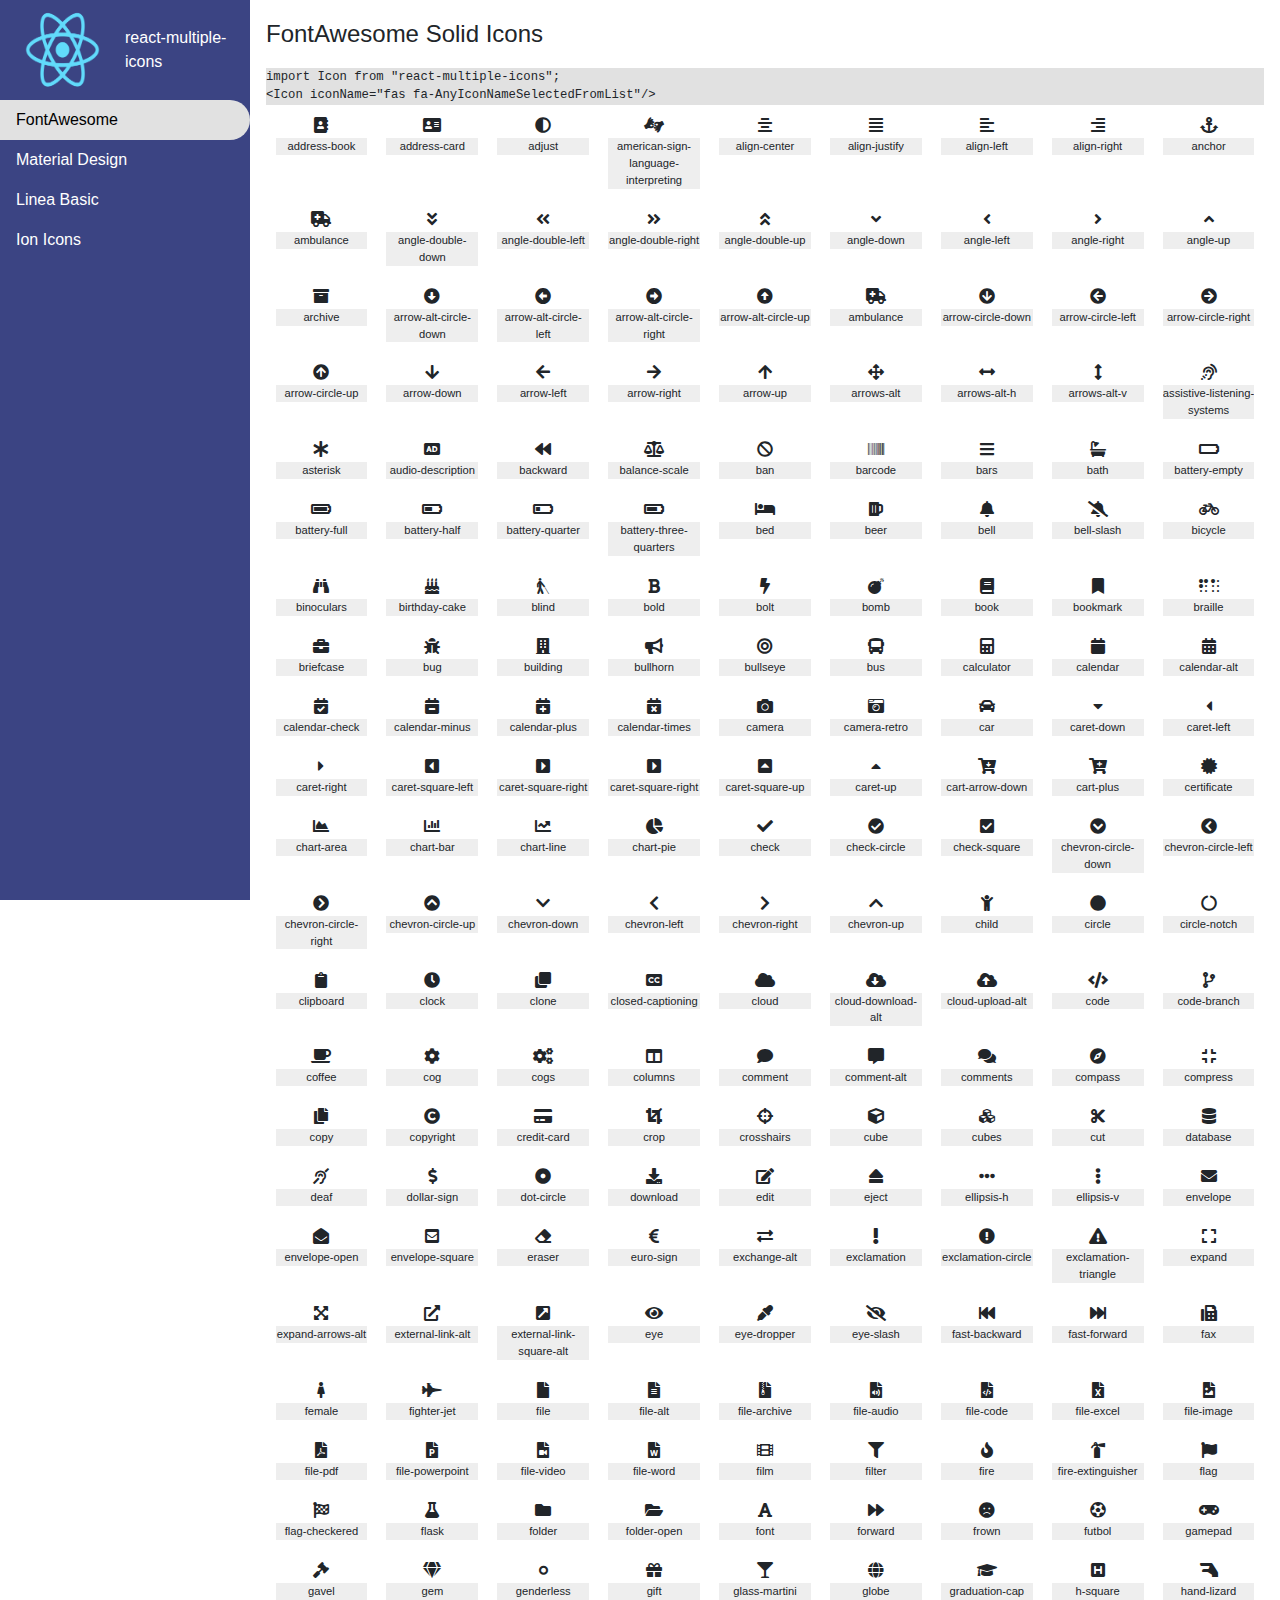
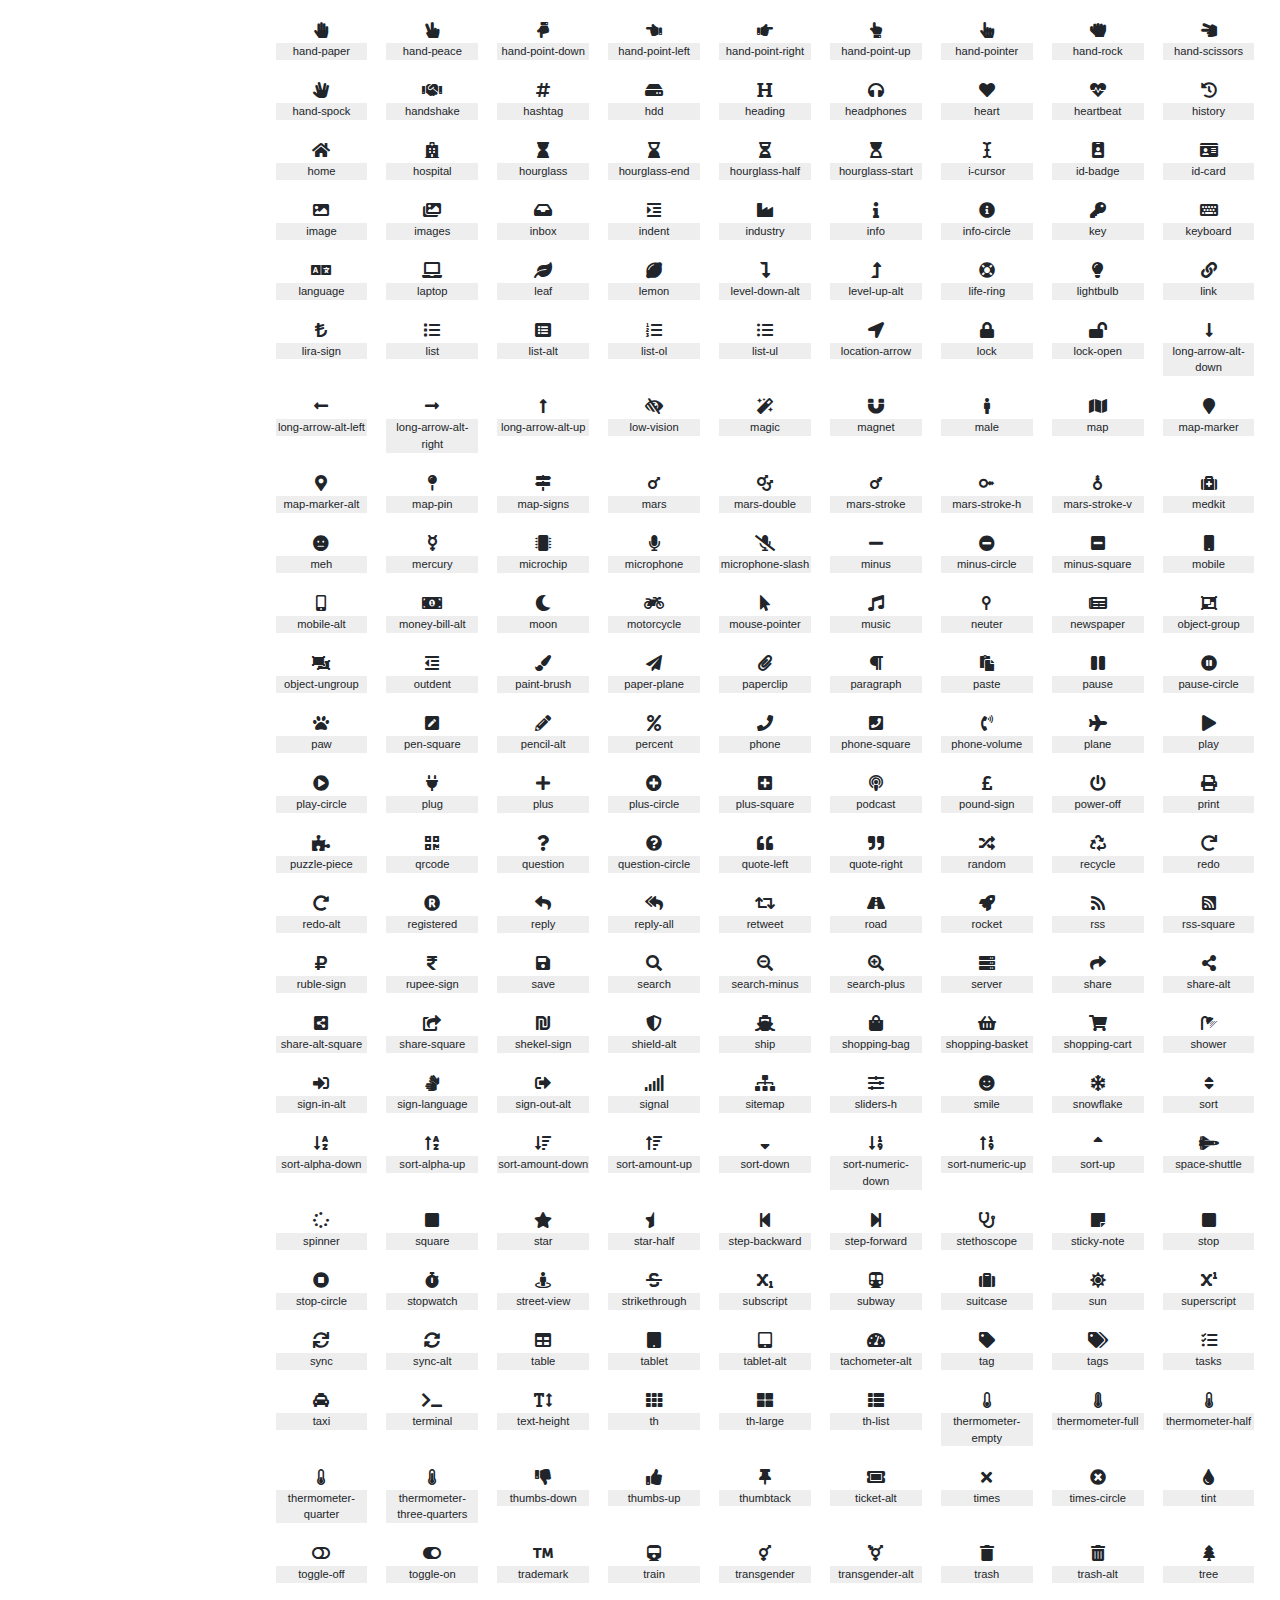
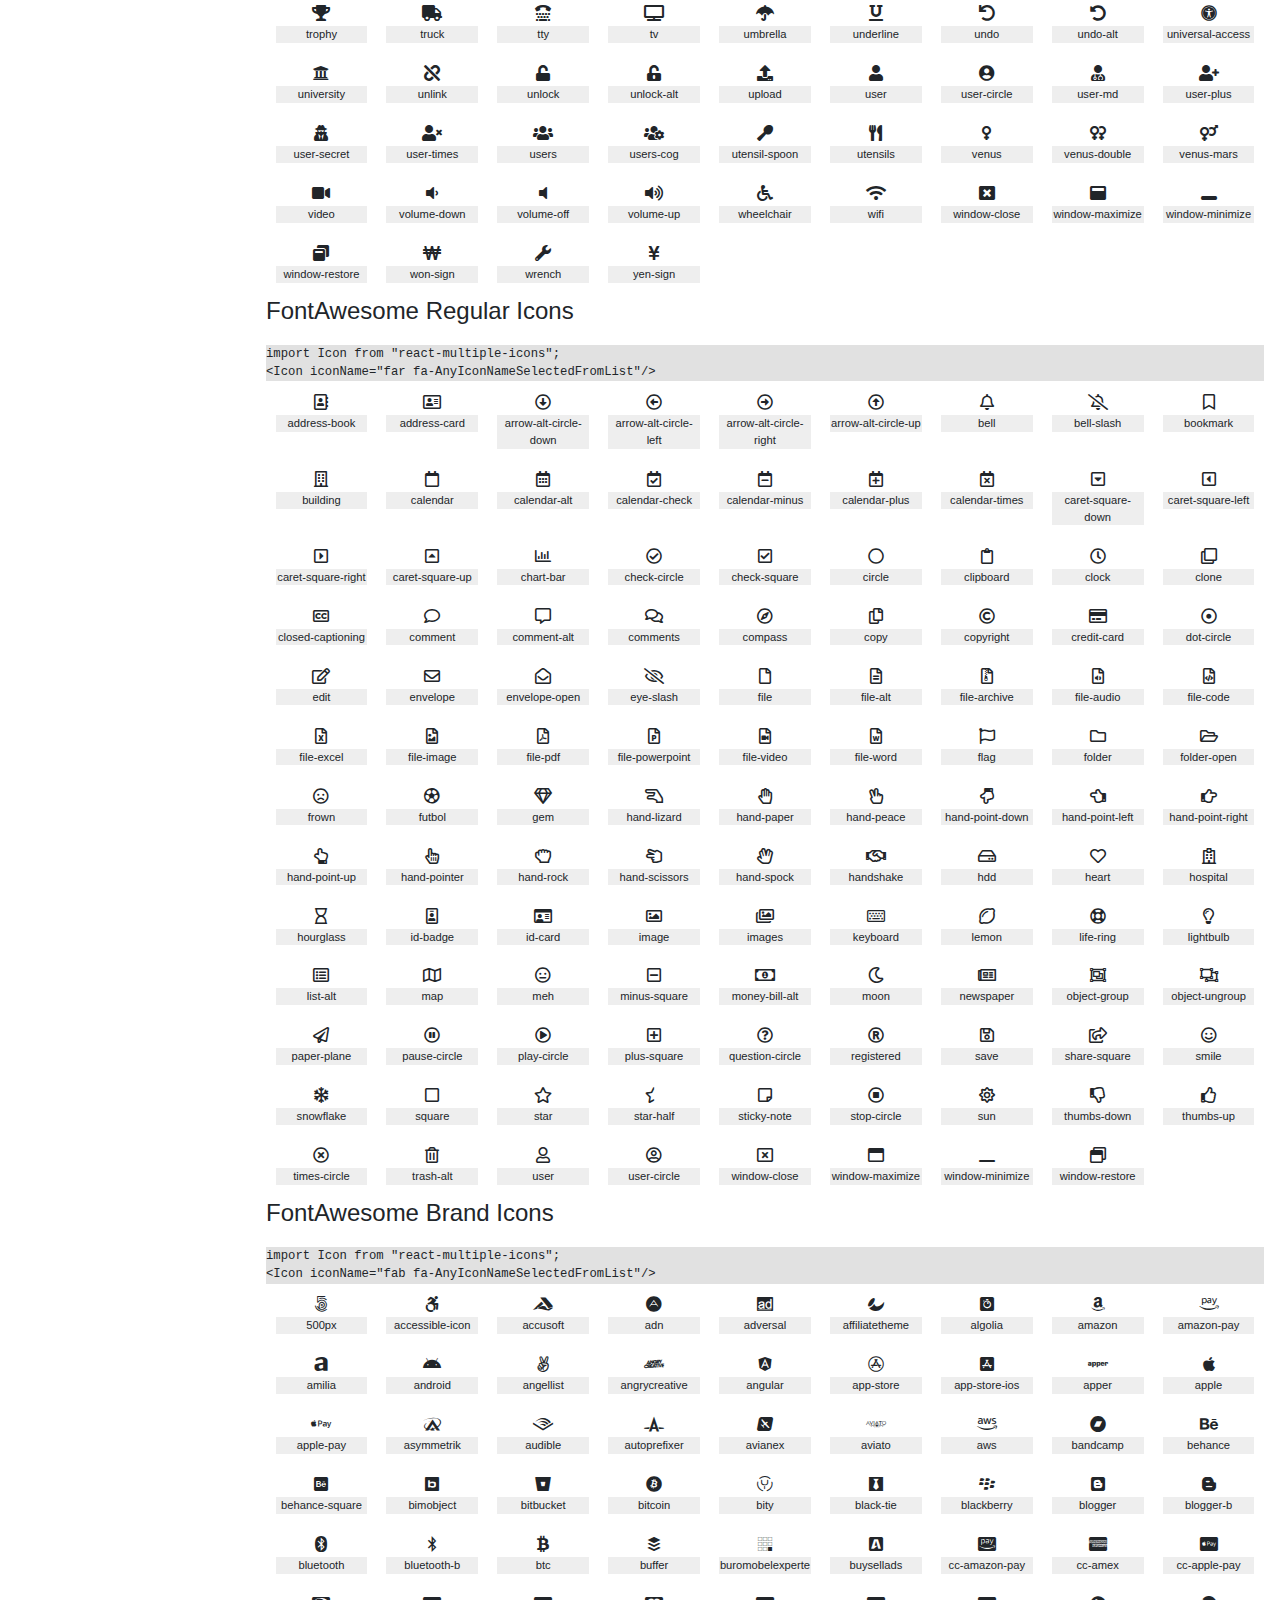
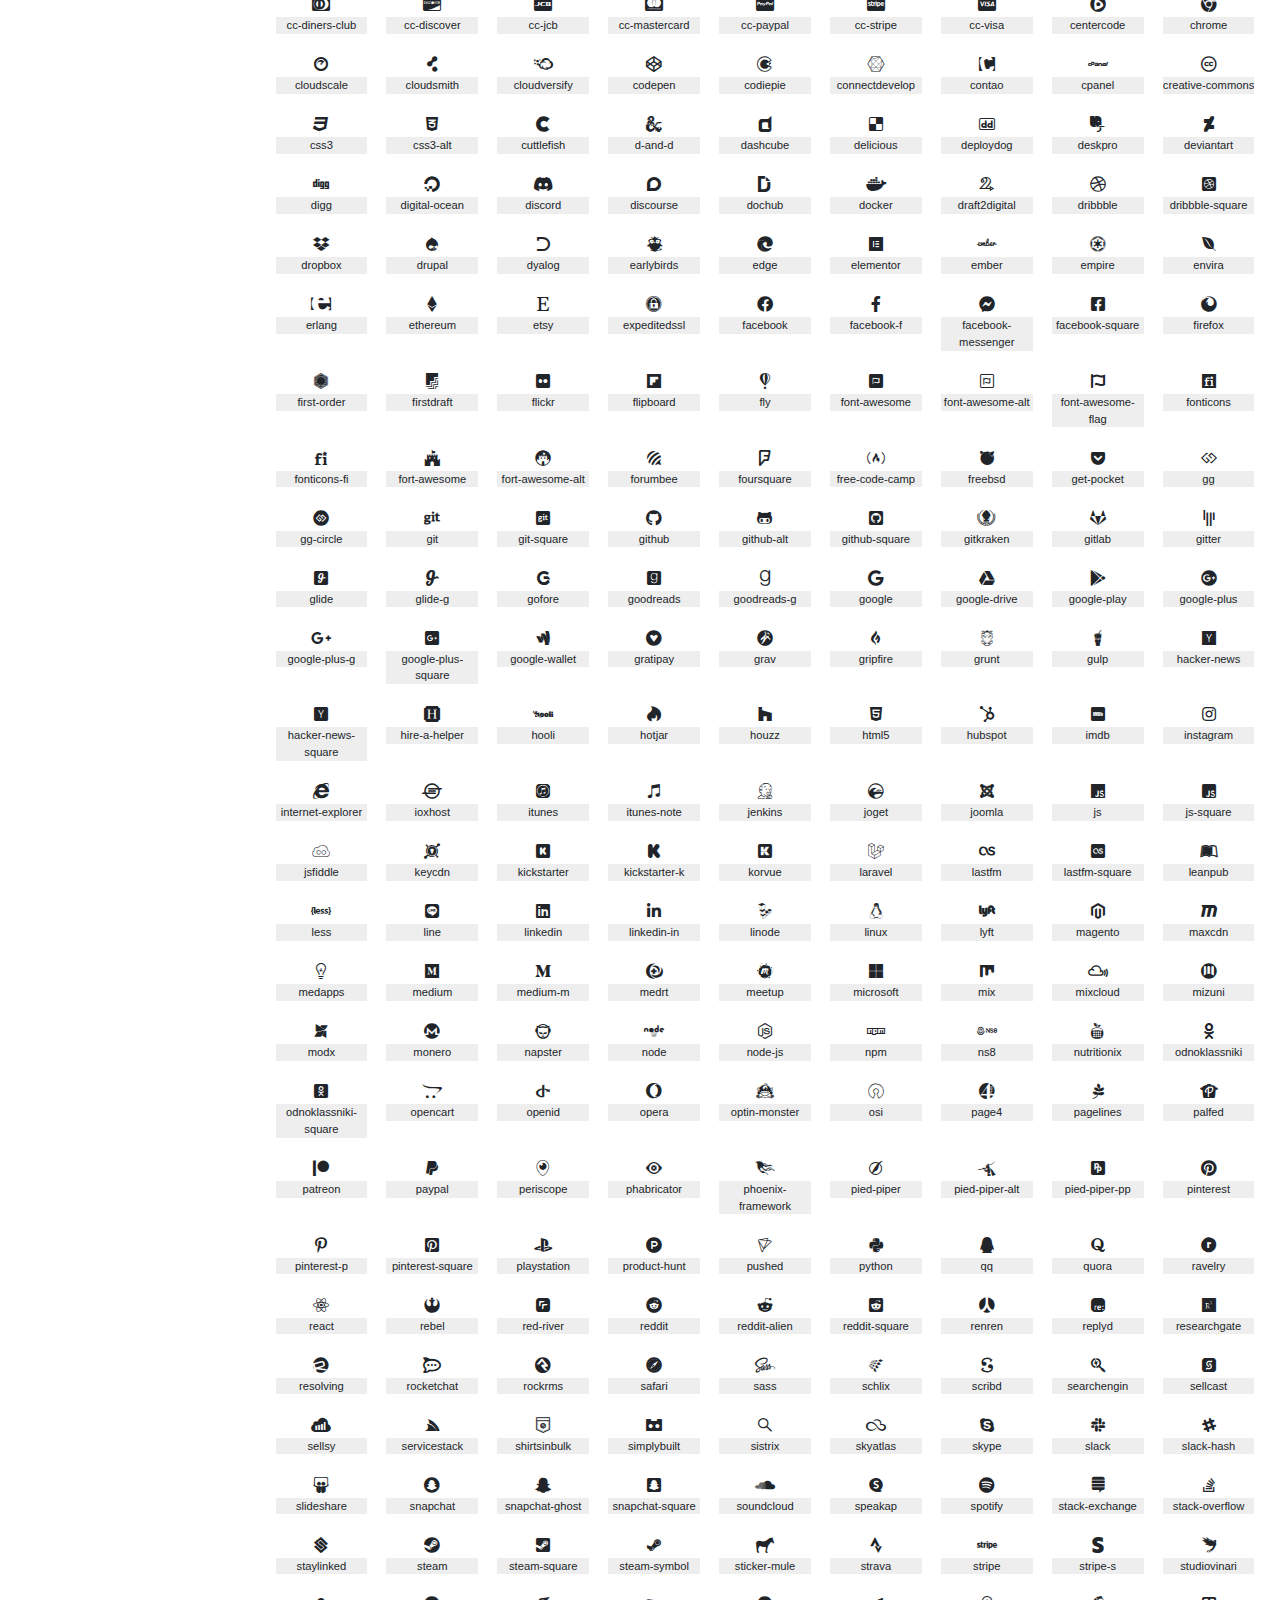
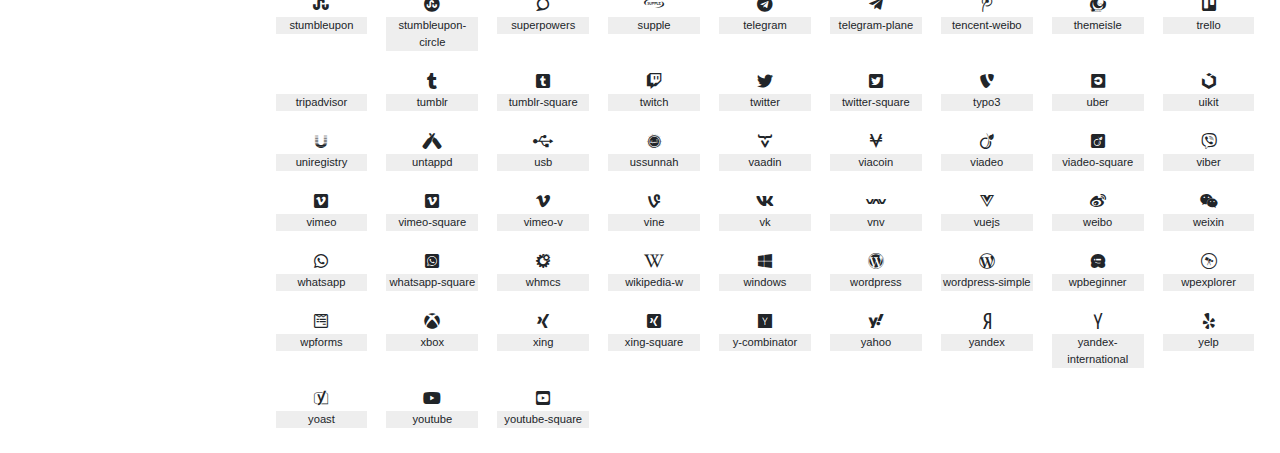
<file: index.html>
<!DOCTYPE html>
<html lang="en">
  <head>
    <meta charset="UTF-8" />
    <meta name="viewport" content="width=device-width, initial-scale=1.0" />
    <meta http-equiv="X-UA-Compatible" content="ie=edge" />
    <title>FontAwesome Icons</title>
    <!-- Font awesome cdn -->
    <link
      rel="stylesheet"
      href="https://maxcdn.bootstrapcdn.com/bootstrap/4.0.0/css/bootstrap.min.css"
      integrity="sha384-Gn5384xqQ1aoWXA+058RXPxPg6fy4IWvTNh0E263XmFcJlSAwiGgFAW/dAiS6JXm"
      crossorigin="anonymous"
    />
    <link
      href="https://use.fontawesome.com/releases/v5.0.4/css/all.css"
      rel="stylesheet"
    />
    <!-- end -->
    <link rel="stylesheet" href="./index.css" />
  </head>
  <body id="font__awesome">
    <div class="main-container">
      <div class="sidebar-container">
        <header class="header-container">
          <img src="./assets/logo/reactlogo.png" alt="" />
          <span>react-multiple-icons</span>
        </header>
        <ul>
          <li class="font__awesome">
            <a href="./font-awesome.html">FontAwesome</a>
          </li>
          <li>
            <a href="./MaterialDesign/material-design.html">Material Design</a>
          </li>
          <!-- <li>
            <a href="./FeatherIcons/feather-icons.html">Feather Icons</a>
          </li> -->
          <li>
            <a href="./LineaIcons/linea-basic-icons.html">Linea Basic</a>
          </li>
          <li>
            <a href="./IonIcon/ion-icons.html">Ion Icons</a>
          </li>
        </ul>
      </div>
      <div class="content">
        <span>FontAwesome Solid Icons</span>
        <div class="example">
          <code>
            <pre>import Icon from "react-multiple-icons";</pre>
            <pre>&ltIcon iconName="fas fa-AnyIconNameSelectedFromList"/></pre>
          </code>
        </div>
        <div class="icons" id="fas"></div>
        <span>FontAwesome Regular Icons</span>
        <div class="example">
          <code>
            <pre>import Icon from "react-multiple-icons";</pre>
            <pre>&ltIcon iconName="far fa-AnyIconNameSelectedFromList"/></pre>
          </code>
        </div>
        <div class="icons" id="far"></div>
        <span>FontAwesome Brand Icons</span>
        <div class="example">
          <code>
            <pre>import Icon from "react-multiple-icons";</pre>
            <pre>&ltIcon iconName="fab fa-AnyIconNameSelectedFromList"/></pre>
          </code>
        </div>
        <div class="icons" id="fab"></div>
      </div>
    </div>

    <script src="app.js"></script>
    <script src="index.js"></script>
  </body>
</html>
</file>
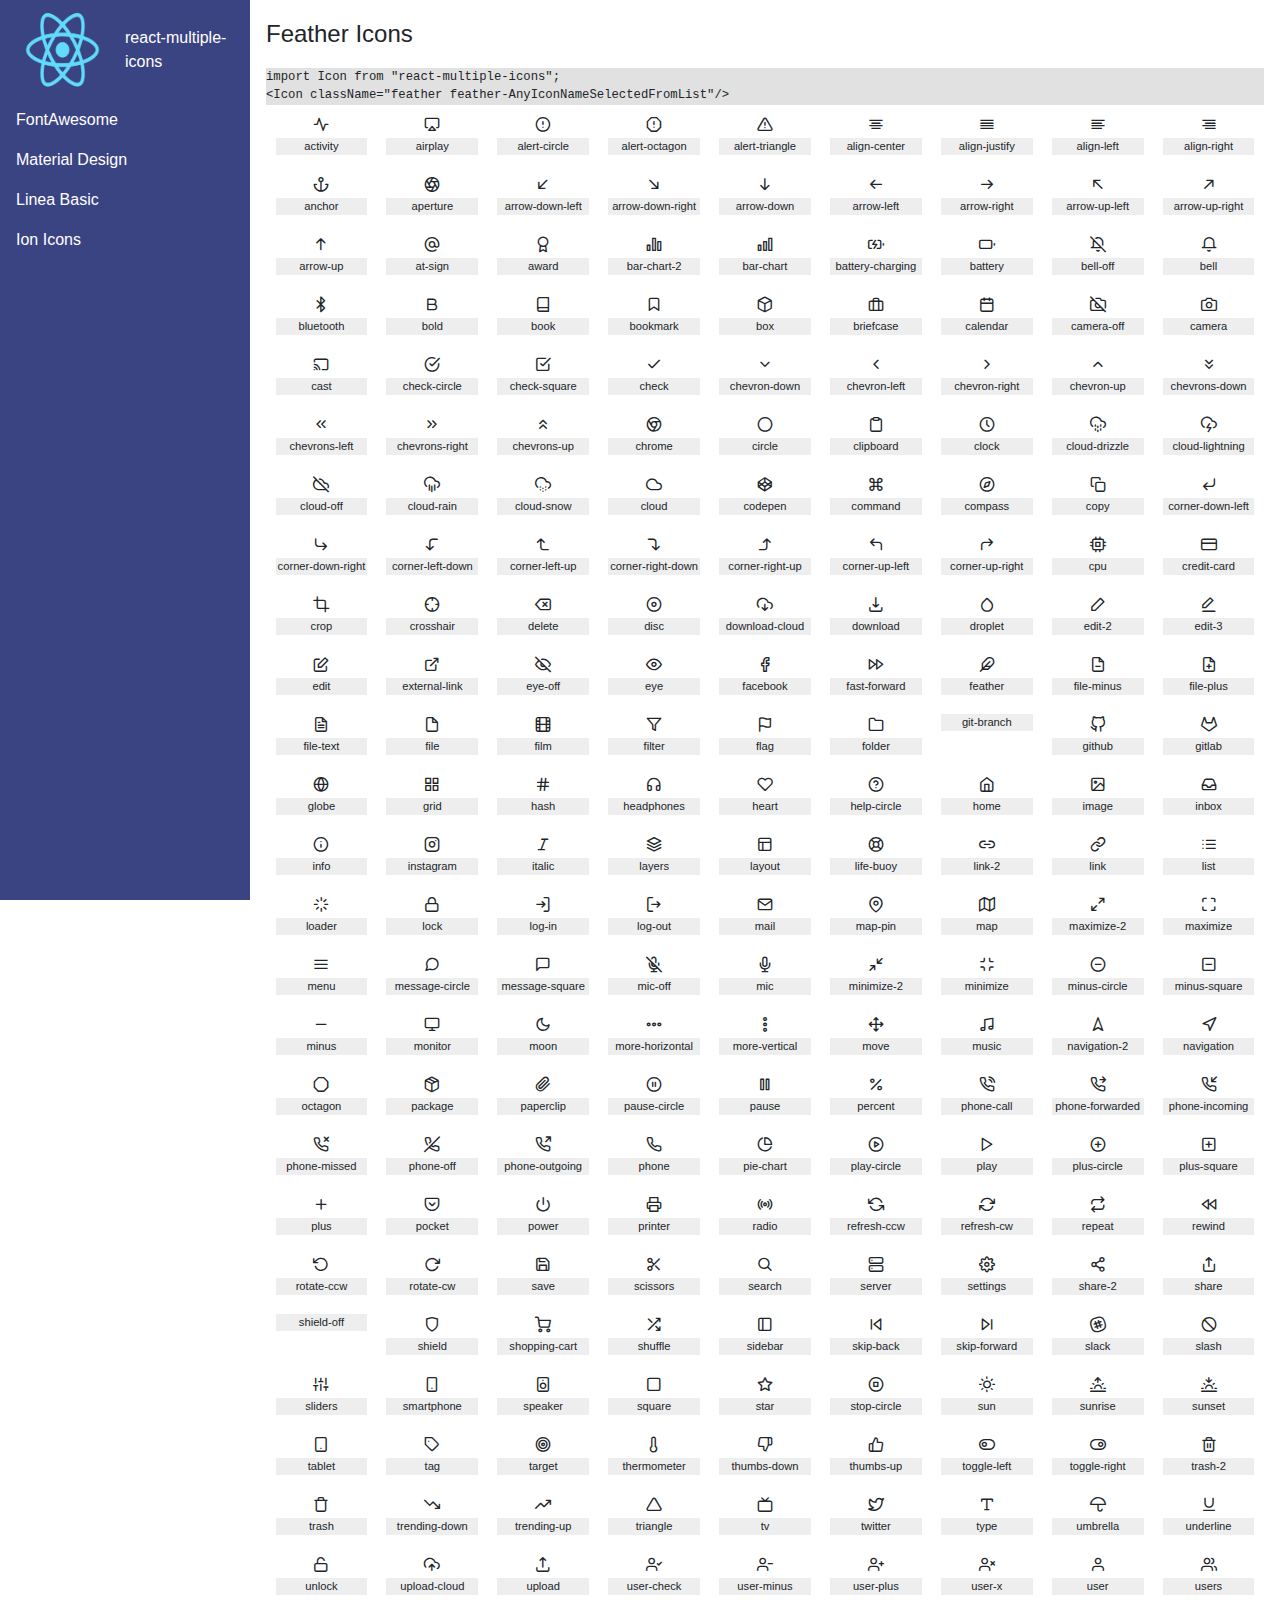
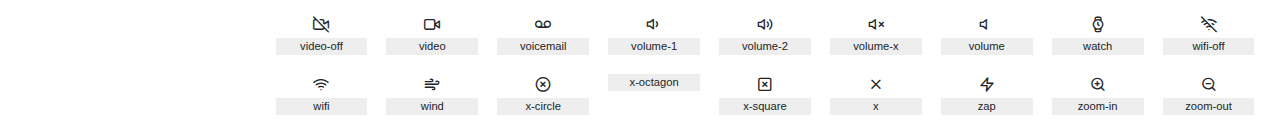
<file: FeatherIcons/feather-icons.html>
<!DOCTYPE html>
<html lang="en">
  <head>
    <meta charset="UTF-8" />
    <meta name="viewport" content="width=device-width, initial-scale=1.0" />
    <meta http-equiv="X-UA-Compatible" content="ie=edge" />
    <title>Feather Icons</title>
    <link rel="stylesheet" href="../index.css" />
    <link
      rel="stylesheet"
      href="https://maxcdn.bootstrapcdn.com/bootstrap/4.0.0/css/bootstrap.min.css"
      integrity="sha384-Gn5384xqQ1aoWXA+058RXPxPg6fy4IWvTNh0E263XmFcJlSAwiGgFAW/dAiS6JXm"
      crossorigin="anonymous"
    />
    <link
      href="https://use.fontawesome.com/releases/v5.0.4/css/all.css"
      rel="stylesheet"
    />
    <!-- feather icon cdn -->
    <link
      href="../assets/vendors/feather-icons/feather.css"
      rel="stylesheet"
      type="text/css"
    />
  </head>
  <body id="feather__icons">
    <div class="main-container">
      <div class="sidebar-container">
        <header class="header-container">
          <img src="../assets/logo/reactlogo.png" alt="" />
          <span>react-multiple-icons</span>
        </header>
        <ul>
          <li>
            <a href="../index.html">FontAwesome</a>
          </li>
          <li>
            <a href="../MaterialDesign/material-design.html">Material Design</a>
          </li>
          <!-- <li class="feather__icons">
            <a href="./feather-icons.html">Feather Icons</a>
          </li> -->
          <li>
            <a href="../LineaIcons/linea-basic-icons.html">Linea Basic</a>
          </li>
          <li>
            <a href="../IonIcon/ion-icons.html">Ion Icons</a>
          </li>
        </ul>
      </div>
      <div class="content">
        <span>Feather Icons</span>
        <div class="example">
          <code>
            <pre>import Icon from "react-multiple-icons";</pre>
            <pre>
&ltIcon className="feather feather-AnyIconNameSelectedFromList"/></pre
            >
          </code>
        </div>
        <div class="icons" id="feather123"></div>
      </div>
    </div>
    <script src="./app.js"></script>
    <script src="../index.js"></script>
  </body>
</html>
</file>
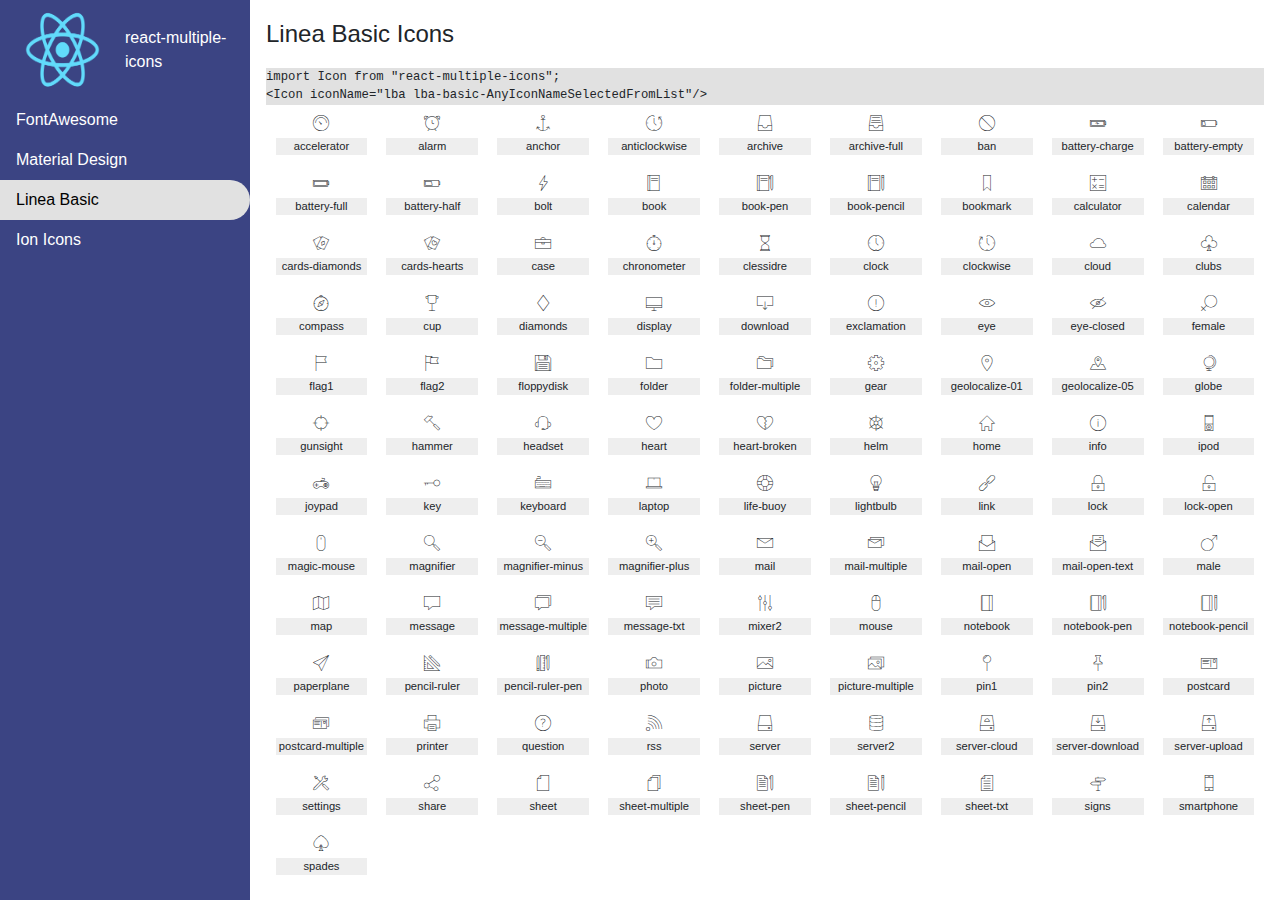
<file: LineaIcons/linea-basic-icons.html>
<!DOCTYPE html>
<html lang="en">
  <head>
    <meta charset="UTF-8" />
    <meta name="viewport" content="width=device-width, initial-scale=1.0" />
    <meta http-equiv="X-UA-Compatible" content="ie=edge" />
    <title>Linea Basic Icons</title>
    <!-- Font awesome cdn -->
    <link
      rel="stylesheet"
      href="https://maxcdn.bootstrapcdn.com/bootstrap/4.0.0/css/bootstrap.min.css"
      integrity="sha384-Gn5384xqQ1aoWXA+058RXPxPg6fy4IWvTNh0E263XmFcJlSAwiGgFAW/dAiS6JXm"
      crossorigin="anonymous"
    />
    <link
      href="https://use.fontawesome.com/releases/v5.0.4/css/all.css"
      rel="stylesheet"
    />
    <!-- end -->
    <link rel="stylesheet" href="../index.css" />

    <link
      href="../assets/vendors/linea-icons/styles.css"
      rel="stylesheet"
      type="text/css"
    />

    <link
      href="https://fonts.googleapis.com/icon?family=Material+Icons"
      rel="stylesheet"
    />
  </head>
  <body id="linea__icons">
    <div class="main-container">
      <div class="sidebar-container">
        <header class="header-container">
          <img src="../assets/logo/reactlogo.png" alt="" />
          <span>react-multiple-icons</span>
        </header>
        <ul>
          <li>
            <a href="../index.html">FontAwesome</a>
          </li>
          <li>
            <a href="../MaterialDesign/material-design.html">Material Design</a>
          </li>
          <!-- <li>
            <a href="../FeatherIcons/feather-icons.html">Feather Icons</a>
          </li> -->
          <li class="linea__icons">
            <a href="./linea-basic-icons.html">Linea Basic</a>
          </li>
          <li>
            <a href="../IonIcon/ion-icons.html">Ion Icons</a>
          </li>
        </ul>
      </div>
      <div class="content">
        <span>Linea Basic Icons</span>
        <div class="example">
          <code>
            <pre>import Icon from "react-multiple-icons";</pre>
            <pre>
&ltIcon iconName="lba lba-basic-AnyIconNameSelectedFromList"/></pre
            >
          </code>
        </div>
        <div class="icons" id="check123"></div>
      </div>
    </div>
    <script src="./app.js"></script>
    <script src="../index.js"></script>
  </body>
</html>
</file>
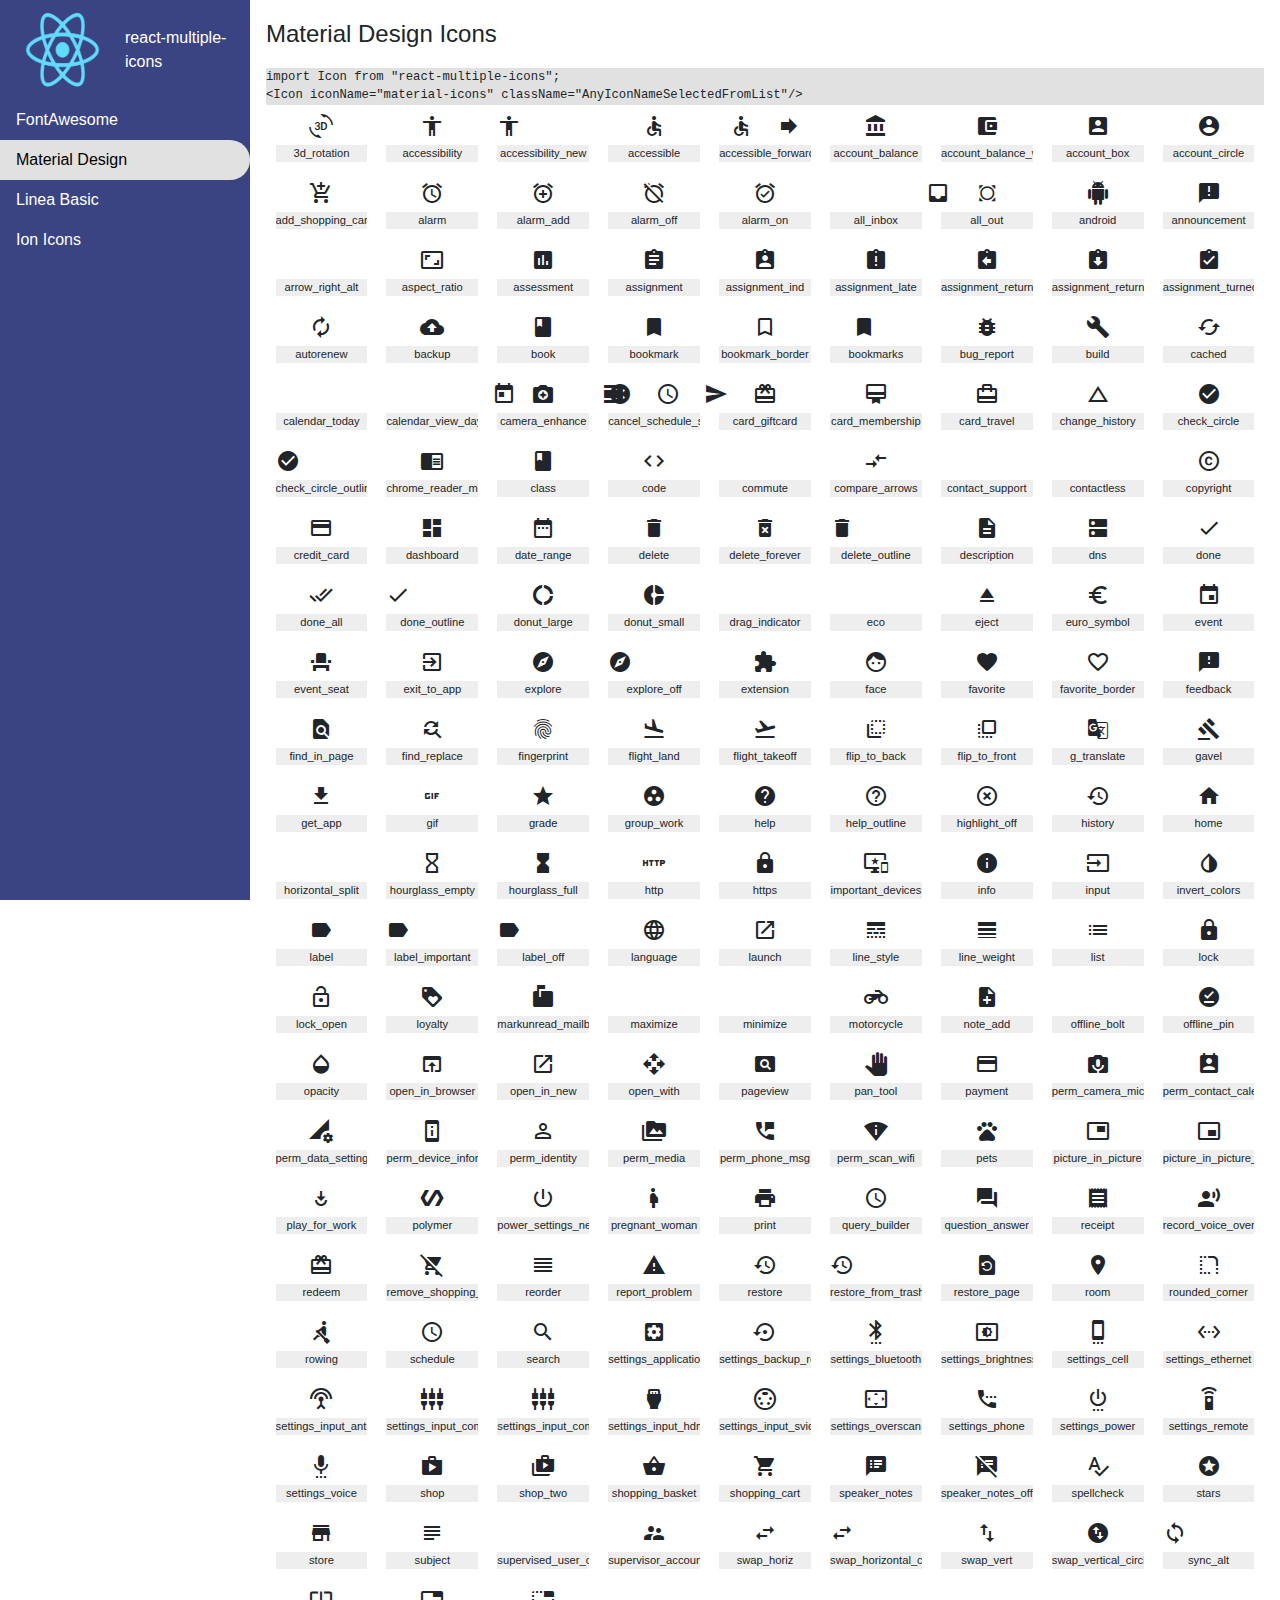
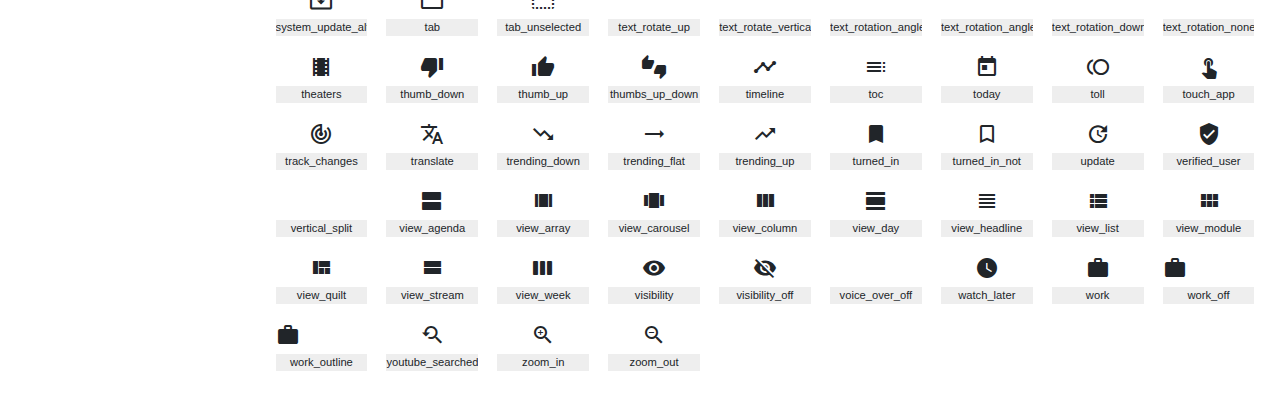
<file: MaterialDesign/material-design.html>
<!DOCTYPE html>
<html lang="en">
  <head>
    <meta charset="UTF-8" />
    <meta name="viewport" content="width=device-width, initial-scale=1.0" />
    <meta http-equiv="X-UA-Compatible" content="ie=edge" />
    <title>Material Design Icons</title>
    <!-- Font awesome cdn -->
    <link
      rel="stylesheet"
      href="https://maxcdn.bootstrapcdn.com/bootstrap/4.0.0/css/bootstrap.min.css"
      integrity="sha384-Gn5384xqQ1aoWXA+058RXPxPg6fy4IWvTNh0E263XmFcJlSAwiGgFAW/dAiS6JXm"
      crossorigin="anonymous"
    />
    <link
      href="https://use.fontawesome.com/releases/v5.0.4/css/all.css"
      rel="stylesheet"
    />
    <!-- end -->
    <link rel="stylesheet" href="../index.css" />

    <link
      href="https://fonts.googleapis.com/icon?family=Material+Icons"
      rel="stylesheet"
    />
  </head>
  <body id="material__design">
    <div class="main-container">
      <div class="sidebar-container">
        <header class="header-container">
          <img src="../assets/logo/reactlogo.png" alt="" />
          <span>react-multiple-icons</span>
        </header>
        <ul>
          <li>
            <a href="../index.html">FontAwesome</a>
          </li>
          <li class="material__design">
            <a href="./material-design.html">Material Design</a>
          </li>
          <!-- <li>
            <a href="../FeatherIcons/feather-icons.html">Feather Icons</a>
          </li> -->
          <li>
            <a href="../LineaIcons/linea-basic-icons.html">Linea Basic</a>
          </li>
          <li>
            <a href="../IonIcon/ion-icons.html">Ion Icons</a>
          </li>
        </ul>
      </div>
      <div class="content">
        <span>Material Design Icons</span>
        <div class="example">
          <code>
            <pre>import Icon from "react-multiple-icons";</pre>
            <pre>
&ltIcon iconName="material-icons" className="AnyIconNameSelectedFromList"/></pre
            >
          </code>
        </div>
        <div class="icons" id="check"></div>
      </div>
    </div>
    <script src="./app.js"></script>
    <script src="../index.js"></script>
  </body>
</html>
</file>
<file: index.css>
.main-container {
  /* background-color: blanchedalmond; */
  height: 100vh;
  width: 100%;
}
.aside-container {
  height: 100vh;
  width: 250px;
  position: relative;
}
.header-container {
  display: flex;
  align-items: center;
}
.sidebar-container {
  width: 250px;
  height: inherit;
  background-color: #3b4483;
  position: fixed;
  overflow: auto;
}
header span {
  color: white;
}
header img {
  height: 100px;
  width: 125px;
}
.main-container ul {
  list-style-type: none;
  padding: 0px;
}
.main-container ul li a {
  display: block;
  text-decoration: none;
  padding: 0.5em;
  padding-left: 1em;
  color: white;
}
.main-container ul li :hover {
  background-color: #e1e1e1;
  border-radius: 0px 200px 200px 0px;
  color: black;
}
.icons {
  display: grid;
  grid-auto-rows: auto;
  grid-auto-columns: max-content;
  grid-template-columns: repeat(auto-fill, minmax(100px, 1fr));
}
.icons .item {
  padding: 0.6rem;
  text-align: center;
}
.icons .body {
  font-size: 1em;
}
.icons .name {
  font-size: 0.7em;
  overflow: hidden;
  background: #eee;
  user-select: all;
}
.content {
  margin-left: 250px;
  padding: 1em;
}
.content span {
  font-size: 1.5em;
  font-weight: 200;
}

.active {
  background-color: aquamarine;
}

body#ion__icons li.ion__icons a,
body#material__design li.material__design a,
body#feather__icons li.feather__icons a,
body#linea__icons li.linea__icons a,
body#font__awesome li.font__awesome a {
  background-color: #e1e1e1;
  border-radius: 0px 200px 200px 0px;
  color: black;
  pointer-events: none;
}

.example {
  margin-top: 1rem;
}
.example pre {
  background-color: #e1e1e1;
  margin: 0px;
}
</file>
<file: assets/vendors/feather-icons/feather.css>
@font-face {
    font-family: "feather";
    src: url("fonts/feather.eot?cuxgzj");
    src: url("fonts/feather.eot?cuxgzj#iefix") format("embedded-opentype"),
        url("fonts/feather.ttf?cuxgzj") format("truetype"),
        url("fonts/feather.woff?cuxgzj") format("woff"),
        url("fonts/feather.svg?cuxgzj#feather") format("svg");
    font-weight: normal;
    font-style: normal;
}

.feather {
    /* use !important to prevent issues with browser extensions that change fonts */
    font-family: "feather" !important;
    speak: none;
    font-style: normal;
    font-weight: normal;
    font-variant: normal;
    text-transform: none;
    line-height: 1;

    /* Better Font Rendering =========== */
    -webkit-font-smoothing: antialiased;
    -moz-osx-font-smoothing: grayscale;
}

.feather-activity:before {
    content: "\e900";
}
.feather-airplay:before {
    content: "\e901";
}
.feather-alert-circle:before {
    content: "\e902";
}
.feather-alert-octagon:before {
    content: "\e903";
}
.feather-alert-triangle:before {
    content: "\e904";
}
.feather-align-center:before {
    content: "\e905";
}
.feather-align-justify:before {
    content: "\e906";
}
.feather-align-left:before {
    content: "\e907";
}
.feather-align-right:before {
    content: "\e908";
}
.feather-anchor:before {
    content: "\e909";
}
.feather-aperture:before {
    content: "\e90a";
}
.feather-arrow-down:before {
    content: "\e90b";
}
.feather-arrow-down-left:before {
    content: "\e90c";
}
.feather-arrow-down-right:before {
    content: "\e90d";
}
.feather-arrow-left:before {
    content: "\e90e";
}
.feather-arrow-right:before {
    content: "\e90f";
}
.feather-arrow-up:before {
    content: "\e910";
}
.feather-arrow-up-left:before {
    content: "\e911";
}
.feather-arrow-up-right:before {
    content: "\e912";
}
.feather-at-sign:before {
    content: "\e913";
}
.feather-award:before {
    content: "\e914";
}
.feather-bar-chart:before {
    content: "\e915";
}
.feather-bar-chart-2:before {
    content: "\e916";
}
.feather-battery:before {
    content: "\e917";
}
.feather-battery-charging:before {
    content: "\e918";
}
.feather-bell:before {
    content: "\e919";
}
.feather-bell-off:before {
    content: "\e91a";
}
.feather-bluetooth:before {
    content: "\e91b";
}
.feather-bold:before {
    content: "\e91c";
}
.feather-book:before {
    content: "\e91d";
}
.feather-bookmark:before {
    content: "\e91e";
}
.feather-box:before {
    content: "\e91f";
}
.feather-briefcase:before {
    content: "\e920";
}
.feather-calendar:before {
    content: "\e921";
}
.feather-camera:before {
    content: "\e922";
}
.feather-camera-off:before {
    content: "\e923";
}
.feather-cast:before {
    content: "\e924";
}
.feather-check:before {
    content: "\e925";
}
.feather-check-circle:before {
    content: "\e926";
}
.feather-check-square:before {
    content: "\e927";
}
.feather-chevron-down:before {
    content: "\e928";
}
.feather-chevron-left:before {
    content: "\e929";
}
.feather-chevron-right:before {
    content: "\e92a";
}
.feather-chevron-up:before {
    content: "\e92b";
}
.feather-chevrons-down:before {
    content: "\e92c";
}
.feather-chevrons-left:before {
    content: "\e92d";
}
.feather-chevrons-right:before {
    content: "\e92e";
}
.feather-chevrons-up:before {
    content: "\e92f";
}
.feather-chrome:before {
    content: "\e930";
}
.feather-circle:before {
    content: "\e931";
}
.feather-clipboard:before {
    content: "\e932";
}
.feather-clock:before {
    content: "\e933";
}
.feather-cloud:before {
    content: "\e934";
}
.feather-cloud-drizzle:before {
    content: "\e935";
}
.feather-cloud-lightning:before {
    content: "\e936";
}
.feather-cloud-off:before {
    content: "\e937";
}
.feather-cloud-rain:before {
    content: "\e938";
}
.feather-cloud-snow:before {
    content: "\e939";
}
.feather-codepen:before {
    content: "\e93a";
}
.feather-command:before {
    content: "\e93b";
}
.feather-compass:before {
    content: "\e93c";
}
.feather-copy:before {
    content: "\e93d";
}
.feather-corner-down-left:before {
    content: "\e93e";
}
.feather-corner-down-right:before {
    content: "\e93f";
}
.feather-corner-left-down:before {
    content: "\e940";
}
.feather-corner-left-up:before {
    content: "\e941";
}
.feather-corner-right-down:before {
    content: "\e942";
}
.feather-corner-right-up:before {
    content: "\e943";
}
.feather-corner-up-left:before {
    content: "\e944";
}
.feather-corner-up-right:before {
    content: "\e945";
}
.feather-cpu:before {
    content: "\e946";
}
.feather-credit-card:before {
    content: "\e947";
}
.feather-crop:before {
    content: "\e948";
}
.feather-crosshair:before {
    content: "\e949";
}
.feather-delete:before {
    content: "\e94a";
}
.feather-disc:before {
    content: "\e94b";
}
.feather-download:before {
    content: "\e94c";
}
.feather-download-cloud:before {
    content: "\e94d";
}
.feather-droplet:before {
    content: "\e94e";
}
.feather-edit:before {
    content: "\e94f";
}
.feather-edit-2:before {
    content: "\e950";
}
.feather-edit-3:before {
    content: "\e951";
}
.feather-external-link:before {
    content: "\e952";
}
.feather-eye:before {
    content: "\e953";
}
.feather-eye-off:before {
    content: "\e954";
}
.feather-facebook:before {
    content: "\e955";
}
.feather-fast-forward:before {
    content: "\e956";
}
.feather-feather:before {
    content: "\e957";
}
.feather-file:before {
    content: "\e958";
}
.feather-file-minus:before {
    content: "\e959";
}
.feather-file-plus:before {
    content: "\e95a";
}
.feather-file-text:before {
    content: "\e95b";
}
.feather-film:before {
    content: "\e95c";
}
.feather-filter:before {
    content: "\e95d";
}
.feather-flag:before {
    content: "\e95e";
}
.feather-folder:before {
    content: "\e95f";
}
.feather-github:before {
    content: "\e960";
}
.feather-gitlab:before {
    content: "\e961";
}
.feather-globe:before {
    content: "\e962";
}
.feather-grid:before {
    content: "\e963";
}
.feather-hash:before {
    content: "\e964";
}
.feather-headphones:before {
    content: "\e965";
}
.feather-heart:before {
    content: "\e966";
}
.feather-help-circle:before {
    content: "\e967";
}
.feather-home:before {
    content: "\e968";
}
.feather-image:before {
    content: "\e969";
}
.feather-inbox:before {
    content: "\e96a";
}
.feather-info:before {
    content: "\e96b";
}
.feather-instagram:before {
    content: "\e96c";
}
.feather-italic:before {
    content: "\e96d";
}
.feather-layers:before {
    content: "\e96e";
}
.feather-layout:before {
    content: "\e96f";
}
.feather-life-buoy:before {
    content: "\e970";
}
.feather-link:before {
    content: "\e971";
}
.feather-link-2:before {
    content: "\e972";
}
.feather-list:before {
    content: "\e973";
}
.feather-loader:before {
    content: "\e974";
}
.feather-lock:before {
    content: "\e975";
}
.feather-log-in:before {
    content: "\e976";
}
.feather-log-out:before {
    content: "\e977";
}
.feather-mail:before {
    content: "\e978";
}
.feather-map:before {
    content: "\e979";
}
.feather-map-pin:before {
    content: "\e97a";
}
.feather-maximize:before {
    content: "\e97b";
}
.feather-maximize-2:before {
    content: "\e97c";
}
.feather-menu:before {
    content: "\e97d";
}
.feather-message-circle:before {
    content: "\e97e";
}
.feather-message-square:before {
    content: "\e97f";
}
.feather-mic:before {
    content: "\e980";
}
.feather-mic-off:before {
    content: "\e981";
}
.feather-minimize:before {
    content: "\e982";
}
.feather-minimize-2:before {
    content: "\e983";
}
.feather-minus:before {
    content: "\e984";
}
.feather-minus-circle:before {
    content: "\e985";
}
.feather-minus-square:before {
    content: "\e986";
}
.feather-monitor:before {
    content: "\e987";
}
.feather-moon:before {
    content: "\e988";
}
.feather-more-horizontal:before {
    content: "\e989";
}
.feather-more-vertical:before {
    content: "\e98a";
}
.feather-move:before {
    content: "\e98b";
}
.feather-music:before {
    content: "\e98c";
}
.feather-navigation:before {
    content: "\e98d";
}
.feather-navigation-2:before {
    content: "\e98e";
}
.feather-octagon:before {
    content: "\e98f";
}
.feather-package:before {
    content: "\e990";
}
.feather-paperclip:before {
    content: "\e991";
}
.feather-pause:before {
    content: "\e992";
}
.feather-pause-circle:before {
    content: "\e993";
}
.feather-percent:before {
    content: "\e994";
}
.feather-phone:before {
    content: "\e995";
}
.feather-phone-call:before {
    content: "\e996";
}
.feather-phone-forwarded:before {
    content: "\e997";
}
.feather-phone-incoming:before {
    content: "\e998";
}
.feather-phone-missed:before {
    content: "\e999";
}
.feather-phone-off:before {
    content: "\e99a";
}
.feather-phone-outgoing:before {
    content: "\e99b";
}
.feather-pie-chart:before {
    content: "\e99c";
}
.feather-play:before {
    content: "\e99d";
}
.feather-play-circle:before {
    content: "\e99e";
}
.feather-plus:before {
    content: "\e99f";
}
.feather-plus-circle:before {
    content: "\e9a0";
}
.feather-plus-square:before {
    content: "\e9a1";
}
.feather-pocket:before {
    content: "\e9a2";
}
.feather-power:before {
    content: "\e9a3";
}
.feather-printer:before {
    content: "\e9a4";
}
.feather-radio:before {
    content: "\e9a5";
}
.feather-refresh-ccw:before {
    content: "\e9a6";
}
.feather-refresh-cw:before {
    content: "\e9a7";
}
.feather-repeat:before {
    content: "\e9a8";
}
.feather-rewind:before {
    content: "\e9a9";
}
.feather-rotate-ccw:before {
    content: "\e9aa";
}
.feather-rotate-cw:before {
    content: "\e9ab";
}
.feather-save:before {
    content: "\e9ac";
}
.feather-scissors:before {
    content: "\e9ad";
}
.feather-search:before {
    content: "\e9ae";
}
.feather-server:before {
    content: "\e9af";
}
.feather-settings:before {
    content: "\e9b0";
}
.feather-share:before {
    content: "\e9b1";
}
.feather-share-2:before {
    content: "\e9b2";
}
.feather-shield:before {
    content: "\e9b3";
}
.feather-shopping-cart:before {
    content: "\e9b4";
}
.feather-shuffle:before {
    content: "\e9b5";
}
.feather-sidebar:before {
    content: "\e9b6";
}
.feather-skip-back:before {
    content: "\e9b7";
}
.feather-skip-forward:before {
    content: "\e9b8";
}
.feather-slack:before {
    content: "\e9b9";
}
.feather-slash:before {
    content: "\e9ba";
}
.feather-sliders:before {
    content: "\e9bb";
}
.feather-smartphone:before {
    content: "\e9bc";
}
.feather-speaker:before {
    content: "\e9bd";
}
.feather-square:before {
    content: "\e9be";
}
.feather-star:before {
    content: "\e9bf";
}
.feather-stop-circle:before {
    content: "\e9c0";
}
.feather-sun:before {
    content: "\e9c1";
}
.feather-sunrise:before {
    content: "\e9c2";
}
.feather-sunset:before {
    content: "\e9c3";
}
.feather-tablet:before {
    content: "\e9c4";
}
.feather-tag:before {
    content: "\e9c5";
}
.feather-target:before {
    content: "\e9c6";
}
.feather-thermometer:before {
    content: "\e9c7";
}
.feather-thumbs-down:before {
    content: "\e9c8";
}
.feather-thumbs-up:before {
    content: "\e9c9";
}
.feather-toggle-left:before {
    content: "\e9ca";
}
.feather-toggle-right:before {
    content: "\e9cb";
}
.feather-trash:before {
    content: "\e9cc";
}
.feather-trash-2:before {
    content: "\e9cd";
}
.feather-trending-down:before {
    content: "\e9ce";
}
.feather-trending-up:before {
    content: "\e9cf";
}
.feather-triangle:before {
    content: "\e9d0";
}
.feather-tv:before {
    content: "\e9d1";
}
.feather-twitter:before {
    content: "\e9d2";
}
.feather-type:before {
    content: "\e9d3";
}
.feather-umbrella:before {
    content: "\e9d4";
}
.feather-underline:before {
    content: "\e9d5";
}
.feather-unlock:before {
    content: "\e9d6";
}
.feather-upload:before {
    content: "\e9d7";
}
.feather-upload-cloud:before {
    content: "\e9d8";
}
.feather-user:before {
    content: "\e9d9";
}
.feather-user-check:before {
    content: "\e9da";
}
.feather-user-minus:before {
    content: "\e9db";
}
.feather-user-plus:before {
    content: "\e9dc";
}
.feather-user-x:before {
    content: "\e9dd";
}
.feather-users:before {
    content: "\e9de";
}
.feather-video:before {
    content: "\e9df";
}
.feather-video-off:before {
    content: "\e9e0";
}
.feather-voicemail:before {
    content: "\e9e1";
}
.feather-volume:before {
    content: "\e9e2";
}
.feather-volume-1:before {
    content: "\e9e3";
}
.feather-volume-2:before {
    content: "\e9e4";
}
.feather-volume-x:before {
    content: "\e9e5";
}
.feather-watch:before {
    content: "\e9e6";
}
.feather-wifi:before {
    content: "\e9e7";
}
.feather-wifi-off:before {
    content: "\e9e8";
}
.feather-wind:before {
    content: "\e9e9";
}
.feather-x:before {
    content: "\e9ea";
}
.feather-x-circle:before {
    content: "\e9eb";
}
.feather-x-square:before {
    content: "\e9ec";
}
.feather-zap:before {
    content: "\e9ed";
}
.feather-zoom-in:before {
    content: "\e9ee";
}
.feather-zoom-out:before {
    content: "\e9ef";
}
</file>
<file: assets/vendors/linea-icons/styles.css>
@charset "UTF-8";

@font-face {
  font-family: "linea-basic-10";
  src: url("fonts/linea-basic-10.eot");
  src: url("fonts/linea-basic-10.eot?#iefix") format("embedded-opentype"),
    url("fonts/linea-basic-10.woff") format("woff"),
    url("fonts/linea-basic-10.ttf") format("truetype"),
    url("fonts/linea-basic-10.svg#linea-basic-10") format("svg");
  font-weight: normal;
  font-style: normal;
}

[data-icon]:before {
  font-family: "linea-basic-10" !important;
  content: attr(data-icon);
  font-style: normal !important;
  font-weight: normal !important;
  font-variant: normal !important;
  text-transform: none !important;
  speak: none;
  line-height: 1;
  font-size: inherit;
  -webkit-font-smoothing: antialiased;
  -moz-osx-font-smoothing: grayscale;
}

[class^="linea-"],
[class*=" linea-"] {
  /* font-size: 64px; */
  font-size: 1em;
}

[class^="linea-"]::before,
[class*=" linea-"]::before {
  font-family: "linea-basic-10" !important;
  font-style: normal !important;
  font-weight: normal !important;
  font-variant: normal !important;
  text-transform: none !important;
  speak: none;
  line-height: 1;
  font-size: inherit;
  -webkit-font-smoothing: antialiased;
  -moz-osx-font-smoothing: grayscale;
}

.linea-basic-accelerator:before {
  content: "a";
}
.linea-basic-alarm:before {
  content: "b";
}
.linea-basic-anchor:before {
  content: "c";
}
.linea-basic-anticlockwise:before {
  content: "d";
}
.linea-basic-archive:before {
  content: "e";
}
.linea-basic-archive-full:before {
  content: "f";
}
.linea-basic-ban:before {
  content: "g";
}
.linea-basic-battery-charge:before {
  content: "h";
}
.linea-basic-battery-empty:before {
  content: "i";
}
.linea-basic-battery-full:before {
  content: "j";
}
.linea-basic-battery-half:before {
  content: "k";
}
.linea-basic-bolt:before {
  content: "l";
}
.linea-basic-book:before {
  content: "m";
}
.linea-basic-book-pen:before {
  content: "n";
}
.linea-basic-book-pencil:before {
  content: "o";
}
.linea-basic-bookmark:before {
  content: "p";
}
.linea-basic-calculator:before {
  content: "q";
}
.linea-basic-calendar:before {
  content: "r";
}
.linea-basic-cards-diamonds:before {
  content: "s";
}
.linea-basic-cards-hearts:before {
  content: "t";
}
.linea-basic-case:before {
  content: "u";
}
.linea-basic-chronometer:before {
  content: "v";
}
.linea-basic-clessidre:before {
  content: "w";
}
.linea-basic-clock:before {
  content: "x";
}
.linea-basic-clockwise:before {
  content: "y";
}
.linea-basic-cloud:before {
  content: "z";
}
.linea-basic-clubs:before {
  content: "A";
}
.linea-basic-compass:before {
  content: "B";
}
.linea-basic-cup:before {
  content: "C";
}
.linea-basic-diamonds:before {
  content: "D";
}
.linea-basic-display:before {
  content: "E";
}
.linea-basic-download:before {
  content: "F";
}
.linea-basic-exclamation:before {
  content: "G";
}
.linea-basic-eye:before {
  content: "H";
}
.linea-basic-eye-closed:before {
  content: "I";
}
.linea-basic-female:before {
  content: "J";
}
.linea-basic-flag1:before {
  content: "K";
}
.linea-basic-flag2:before {
  content: "L";
}
.linea-basic-floppydisk:before {
  content: "M";
}
.linea-basic-folder:before {
  content: "N";
}
.linea-basic-folder-multiple:before {
  content: "O";
}
.linea-basic-gear:before {
  content: "P";
}
.linea-basic-geolocalize-01:before {
  content: "Q";
}
.linea-basic-geolocalize-05:before {
  content: "R";
}
.linea-basic-globe:before {
  content: "S";
}
.linea-basic-gunsight:before {
  content: "T";
}
.linea-basic-hammer:before {
  content: "U";
}
.linea-basic-headset:before {
  content: "V";
}
.linea-basic-heart:before {
  content: "W";
}
.linea-basic-heart-broken:before {
  content: "X";
}
.linea-basic-helm:before {
  content: "Y";
}
.linea-basic-home:before {
  content: "Z";
}
.linea-basic-info:before {
  content: "0";
}
.linea-basic-ipod:before {
  content: "1";
}
.linea-basic-joypad:before {
  content: "2";
}
.linea-basic-key:before {
  content: "3";
}
.linea-basic-keyboard:before {
  content: "4";
}
.linea-basic-laptop:before {
  content: "5";
}
.linea-basic-life-buoy:before {
  content: "6";
}
.linea-basic-lightbulb:before {
  content: "7";
}
.linea-basic-link:before {
  content: "8";
}
.linea-basic-lock:before {
  content: "9";
}
.linea-basic-lock-open:before {
  content: "!";
}
.linea-basic-magic-mouse:before {
  content: '"';
}
.linea-basic-magnifier:before {
  content: "#";
}
.linea-basic-magnifier-minus:before {
  content: "$";
}
.linea-basic-magnifier-plus:before {
  content: "%";
}
.linea-basic-mail:before {
  content: "&";
}
.linea-basic-mail-multiple:before {
  content: "'";
}
.linea-basic-mail-open:before {
  content: "(";
}
.linea-basic-mail-open-text:before {
  content: ")";
}
.linea-basic-male:before {
  content: "*";
}
.linea-basic-map:before {
  content: "+";
}
.linea-basic-message:before {
  content: ",";
}
.linea-basic-message-multiple:before {
  content: "-";
}
.linea-basic-message-txt:before {
  content: ".";
}
.linea-basic-mixer2:before {
  content: "/";
}
.linea-basic-mouse:before {
  content: ":";
}
.linea-basic-notebook:before {
  content: ";";
}
.linea-basic-notebook-pen:before {
  content: "<";
}
.linea-basic-notebook-pencil:before {
  content: "=";
}
.linea-basic-paperplane:before {
  content: ">";
}
.linea-basic-pencil-ruler:before {
  content: "?";
}
.linea-basic-pencil-ruler-pen:before {
  content: "@";
}
.linea-basic-photo:before {
  content: "[";
}
.linea-basic-picture:before {
  content: "]";
}
.linea-basic-picture-multiple:before {
  content: "^";
}
.linea-basic-pin1:before {
  content: "_";
}
.linea-basic-pin2:before {
  content: "`";
}
.linea-basic-postcard:before {
  content: "{";
}
.linea-basic-postcard-multiple:before {
  content: "|";
}
.linea-basic-printer:before {
  content: "}";
}
.linea-basic-question:before {
  content: "~";
}
.linea-basic-rss:before {
  content: "\\";
}
.linea-basic-server:before {
  content: "\e000";
}
.linea-basic-server2:before {
  content: "\e001";
}
.linea-basic-server-cloud:before {
  content: "\e002";
}
.linea-basic-server-download:before {
  content: "\e003";
}
.linea-basic-server-upload:before {
  content: "\e004";
}
.linea-basic-settings:before {
  content: "\e005";
}
.linea-basic-share:before {
  content: "\e006";
}
.linea-basic-sheet:before {
  content: "\e007";
}
.linea-basic-sheet-multiple:before {
  content: "\e008";
}
.linea-basic-sheet-pen:before {
  content: "\e009";
}
.linea-basic-sheet-pencil:before {
  content: "\e00a";
}
.linea-basic-sheet-txt:before {
  content: "\e00b";
}
.linea-basic-signs:before {
  content: "\e00c";
}
.linea-basic-smartphone:before {
  content: "\e00d";
}
.linea-basic-spades:before {
  content: "\e00e";
}
.linea-basic-spread:before {
  content: "\e00f";
}
.linea-basic-spread-bookmark:before {
  content: "\e010";
}
.linea-basic-spread-text:before {
  content: "\e011";
}
.linea-basic-spread-text-bookmark:before {
  content: "\e012";
}
.linea-basic-star:before {
  content: "\e013";
}
.linea-basic-tablet:before {
  content: "\e014";
}
.linea-basic-target:before {
  content: "\e015";
}
.linea-basic-todo:before {
  content: "\e016";
}
.linea-basic-todo-pen:before {
  content: "\e017";
}
.linea-basic-todo-pencil:before {
  content: "\e018";
}
.linea-basic-todo-txt:before {
  content: "\e019";
}
.linea-basic-todolist-pen:before {
  content: "\e01a";
}
.linea-basic-todolist-pencil:before {
  content: "\e01b";
}
.linea-basic-trashcan:before {
  content: "\e01c";
}
.linea-basic-trashcan-full:before {
  content: "\e01d";
}
.linea-basic-trashcan-refresh:before {
  content: "\e01e";
}
.linea-basic-trashcan-remove:before {
  content: "\e01f";
}
.linea-basic-upload:before {
  content: "\e020";
}
.linea-basic-usb:before {
  content: "\e021";
}
.linea-basic-video:before {
  content: "\e022";
}
.linea-basic-watch:before {
  content: "\e023";
}
.linea-basic-webpage:before {
  content: "\e024";
}
.linea-basic-webpage-img-txt:before {
  content: "\e025";
}
.linea-basic-webpage-multiple:before {
  content: "\e026";
}
.linea-basic-webpage-txt:before {
  content: "\e027";
}
.linea-basic-world:before {
  content: "\e028";
}
</file>
